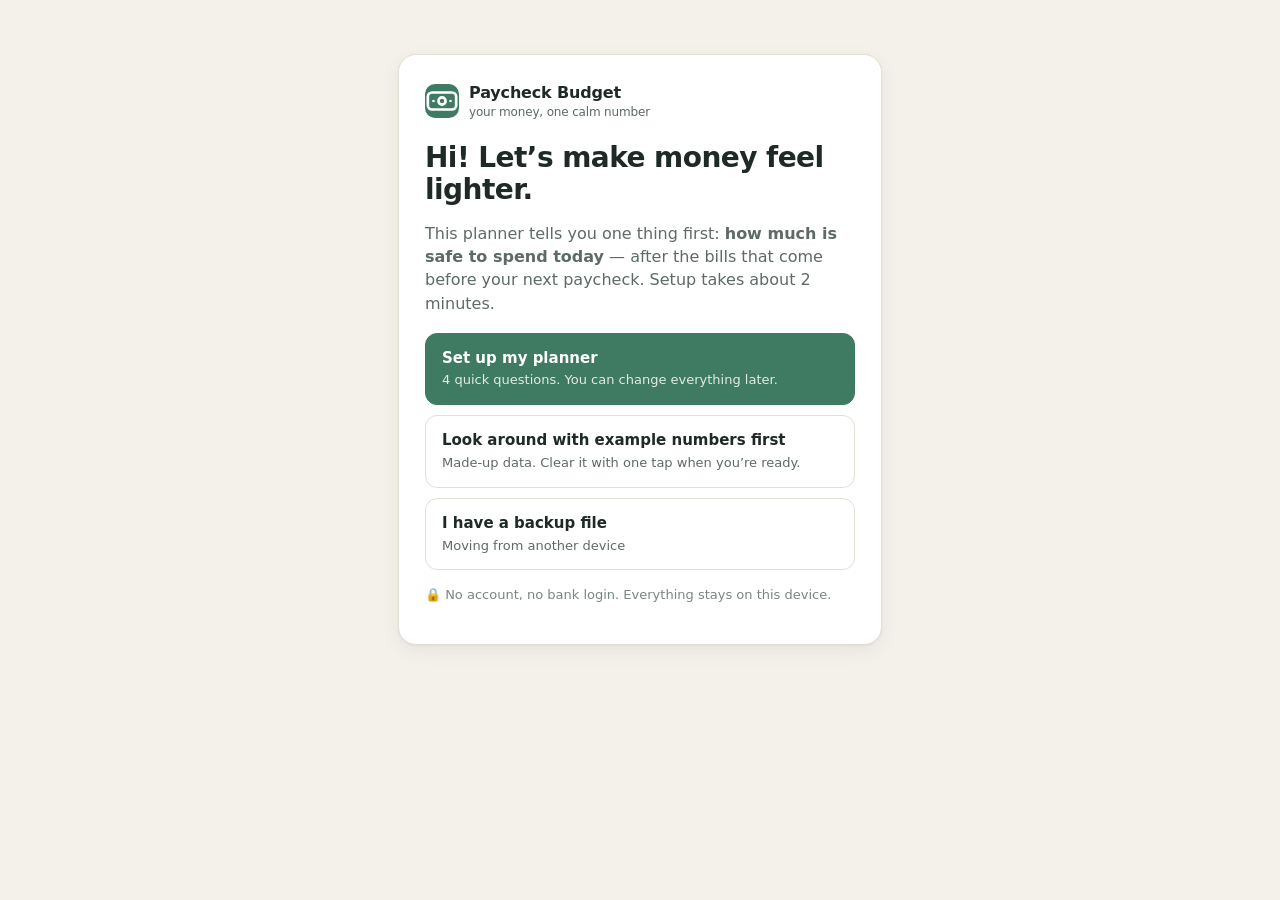
<file: paycheck-budget/index.html>
<!doctype html>
<html lang="en">
<head>
<meta charset="utf-8">
<meta name="viewport" content="width=device-width, initial-scale=1, viewport-fit=cut">
<meta name="theme-color" content="#F4F1EA">
<meta name="apple-mobile-web-app-capable" content="yes">
<meta name="mobile-web-app-capable" content="yes">
<meta name="apple-mobile-web-app-status-bar-style" content="default">
<meta name="apple-mobile-web-app-title" content="Paycheck Budget">
<title>Paycheck Budget</title>
<link rel="manifest" href="manifest.webmanifest">
<link rel="icon" href="icon.svg" type="image/svg+xml">
<link rel="apple-touch-icon" href="icon-180.png">
<link rel="stylesheet" href="styles.css">
<script>window.APP_MODE = "full"; window.APP_VERSION = "1.0.0"; window.SHOP_URL = "https://www.etsy.com/shop/WolyonStudio";</script>
</head>
<body>
<div id="app" aria-live="polite"></div>
<div id="modal-root"></div>
<div id="toast" role="status"></div>
<script src="app.js"></script>
</body>
</html>
</file>
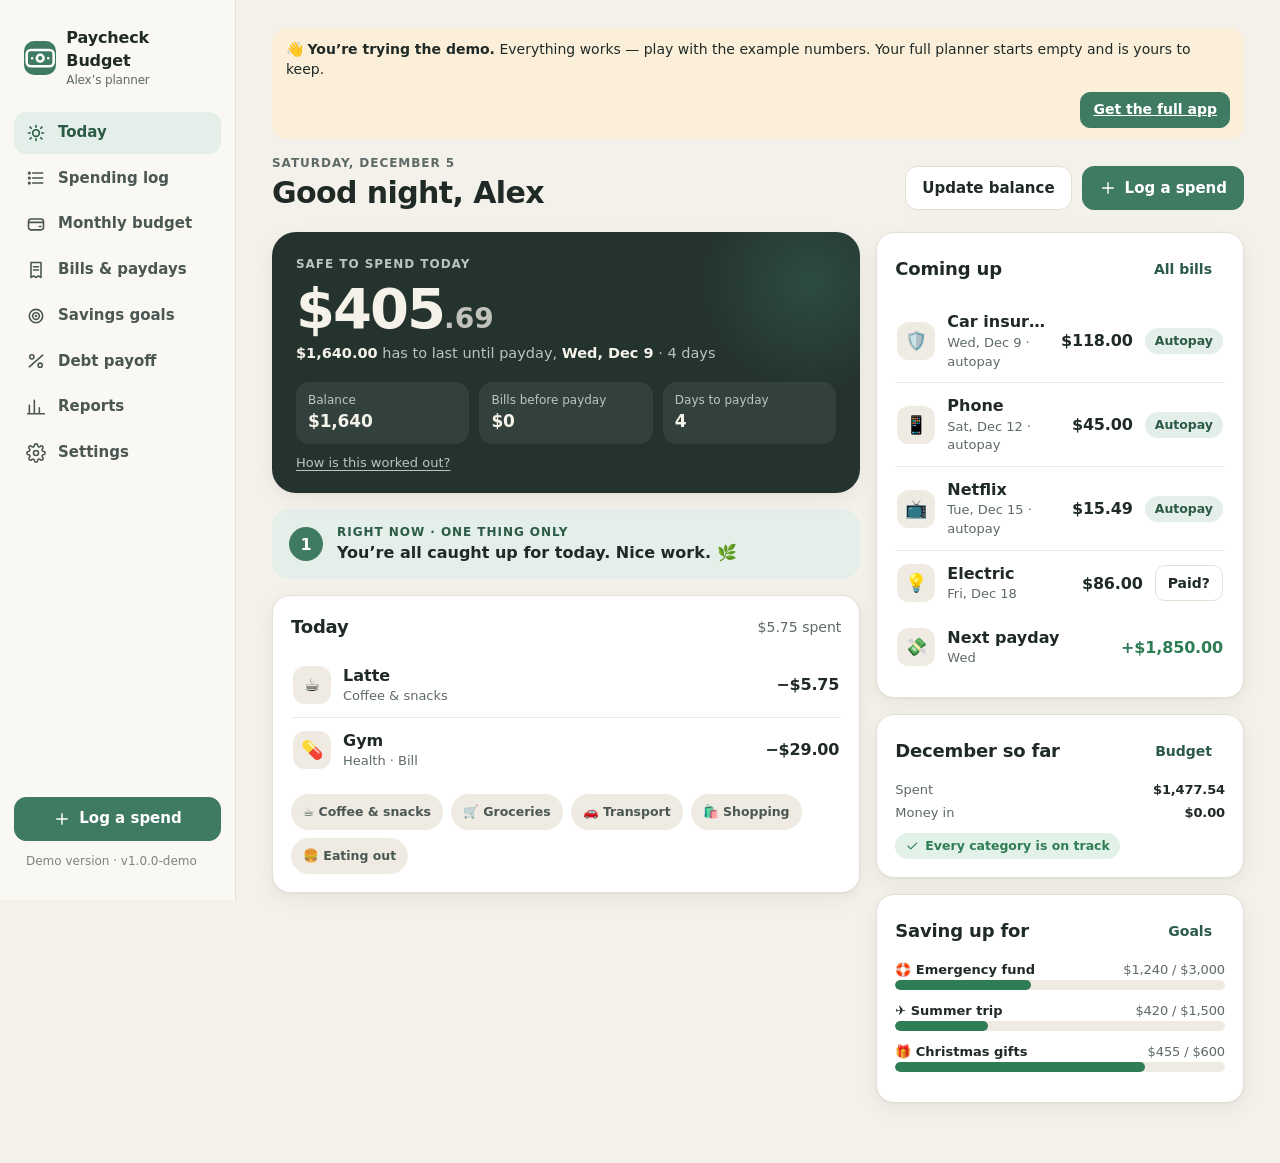
<file: demo/paycheck-budget/index.html>
<!doctype html>
<html lang="en">
<head>
<meta charset="utf-8">
<meta name="viewport" content="width=device-width, initial-scale=1, viewport-fit=cut">
<meta name="theme-color" content="#F4F1EA">
<meta name="apple-mobile-web-app-capable" content="yes">
<meta name="mobile-web-app-capable" content="yes">
<meta name="apple-mobile-web-app-status-bar-style" content="default">
<meta name="apple-mobile-web-app-title" content="Paycheck Budget">
<title>Paycheck Budget — free demo</title>
<link rel="manifest" href="manifest.webmanifest">
<link rel="icon" href="icon.svg" type="image/svg+xml">
<link rel="apple-touch-icon" href="icon-180.png">
<link rel="stylesheet" href="styles.css">
<script>window.APP_MODE = "demo"; window.APP_VERSION = "1.0.0-demo"; window.SHOP_URL = "https://www.etsy.com/shop/WolyonStudio";</script>
</head>
<body>
<div id="app" aria-live="polite"></div>
<div id="modal-root"></div>
<div id="toast" role="status"></div>
<script src="app.js"></script>
</body>
</html>
</file>
<file: paycheck-budget/styles.css>
/* Paycheck Budget — calm, legible, phone-first */
:root{
  --bg:#F4F1EA; --surface:#FFFFFF; --surface-2:#FAF8F3; --line:#E4DFD3; --line-2:#EFEBE2;
  --ink:#1F2A27; --ink-2:#4A5753; --muted:#5E6A67; --faint:#7B8582;
  --accent:#3F7A63; --accent-ink:#FFFFFF; --accent-soft:#E3EFE8; --accent-deep:#2C5A48;
  --good:#2F7D55; --good-soft:#E2F2E8; --warn:#A8620C; --warn-soft:#FBEFD9; --bad:#B23B3B; --bad-soft:#F8E3E1;
  --hero:#24332E; --hero-ink:#F5F2EA; --hero-sub:#B9C6C0;
  --c1:#3F7A63; --c2:#D4875E; --c3:#5B7DB1; --c4:#C9A43A; --c5:#9A6BB0; --c6:#4FA3A0; --c7:#C46A86; --c8:#7E8C5A;
  --radius:18px; --radius-sm:12px;
  --shadow:0 1px 2px rgba(31,42,39,.05), 0 6px 20px rgba(31,42,39,.06);
  --font: ui-rounded, "SF Pro Rounded", "Segoe UI Variable Display", "Segoe UI", system-ui, -apple-system, Roboto, "Helvetica Neue", Arial, sans-serif;
  --num: ui-rounded, "SF Pro Rounded", "Segoe UI", system-ui, -apple-system, Roboto, sans-serif;
  --safe-b: env(safe-area-inset-bottom, 0px);
}
[data-theme="blush"]{ --bg:#F7EFEC; --surface-2:#FCF7F5; --line:#EBDDD8; --line-2:#F3E9E5; --accent:#B4566A; --accent-soft:#F6E1E5; --accent-deep:#8C3B4E; --hero:#3A2329; --hero-sub:#D9BCC2; --c1:#B4566A; }
[data-theme="ocean"]{ --bg:#EEF2F5; --surface-2:#F7F9FB; --line:#D9E1E8; --line-2:#E7EDF2; --accent:#2F6690; --accent-soft:#DFEAF3; --accent-deep:#214D6E; --hero:#1C2B38; --hero-sub:#AFC2D2; --c1:#2F6690; }
[data-theme="night"]{
  --bg:#141917; --surface:#1D2421; --surface-2:#19201D; --line:#2E3834; --line-2:#26302C;
  --ink:#ECF1EE; --ink-2:#C5CFCB; --muted:#A3B0AB; --faint:#8C9994;
  --accent:#7CC3A4; --accent-ink:#0F1A15; --accent-soft:#22342D; --accent-deep:#A6DCC4;
  --good:#7CC9A0; --good-soft:#1F3329; --warn:#E9B160; --warn-soft:#3A2E1C; --bad:#EE8A84; --bad-soft:#3A2221;
  --hero:#24322C; --hero-ink:#ECF1EE; --hero-sub:#9FB0A9;
  --shadow:0 1px 2px rgba(0,0,0,.3), 0 8px 24px rgba(0,0,0,.25);
}
*{box-sizing:border-box}
html,body{margin:0;padding:0}
body{background:var(--bg);color:var(--ink);font-family:var(--font);font-size:16px;line-height:1.45;-webkit-font-smoothing:antialiased;-webkit-tap-highlight-color:transparent}
button,input,select,textarea{font:inherit;color:inherit}
button{cursor:pointer}
a{color:var(--accent-deep)}
.num{font-family:var(--num);font-variant-numeric:tabular-nums;letter-spacing:-.01em}
.sr{position:absolute;width:1px;height:1px;overflow:hidden;clip:rect(0 0 0 0)}
:focus-visible{outline:3px solid var(--accent);outline-offset:2px;border-radius:8px}

/* layout */
.shell{display:flex;min-height:100vh}
.side{width:236px;flex:0 0 236px;padding:22px 14px;border-right:1px solid var(--line);position:sticky;top:0;height:100vh;display:flex;flex-direction:column;gap:4px;background:var(--surface-2)}
.brand{display:flex;align-items:center;gap:10px;padding:4px 10px 18px;font-weight:700;letter-spacing:-.01em}
.brand-mark{width:34px;height:34px;border-radius:10px;background:var(--accent);color:var(--accent-ink);display:grid;place-items:center;font-size:18px}
.brand small{display:block;font-weight:500;color:var(--muted);font-size:12px}
.nav-item{display:flex;align-items:center;gap:12px;padding:10px 12px;border-radius:12px;border:0;background:none;text-align:left;color:var(--ink-2);font-weight:550;font-size:15px;width:100%}
.nav-item:hover{background:var(--line-2)}
.nav-item[aria-current="page"]{background:var(--accent-soft);color:var(--accent-deep)}
.nav-item svg{width:20px;height:20px;flex:0 0 20px}
.side .spacer{flex:1}
.side-foot{font-size:12px;color:var(--faint);padding:8px 12px}
main{flex:1;min-width:0;padding:28px 36px 60px;max-width:1120px}
.topbar{display:flex;align-items:flex-end;justify-content:space-between;gap:16px;margin-bottom:22px;flex-wrap:wrap}
.eyebrow{font-size:12px;font-weight:650;letter-spacing:.08em;text-transform:uppercase;color:var(--muted)}
h1{font-size:30px;line-height:1.15;margin:4px 0 0;letter-spacing:-.02em;font-weight:720}
h2{font-size:18px;margin:0;letter-spacing:-.01em;font-weight:680}
h3{font-size:15px;margin:0;font-weight:650}
.sub{color:var(--muted);font-size:14px;margin-top:4px}
.grid{display:grid;gap:16px}
.g2{grid-template-columns:1fr 1fr}
.g3{grid-template-columns:repeat(3,1fr)}
.g-main{grid-template-columns:minmax(0,1.6fr) minmax(0,1fr)}
.card{background:var(--surface);border:1px solid var(--line);border-radius:var(--radius);padding:18px 18px;box-shadow:var(--shadow)}
.card-h{display:flex;align-items:center;justify-content:space-between;gap:10px;margin-bottom:12px;flex-wrap:wrap}
.card-h .sub{margin:0}
.stack{display:flex;flex-direction:column;gap:16px}
.row{display:flex;align-items:center;gap:10px}
.between{justify-content:space-between}
.wrap{flex-wrap:wrap}
.muted{color:var(--muted)}
.faint{color:var(--faint)}
.small{font-size:13px}
.right{text-align:right}

/* buttons */
.btn{display:inline-flex;align-items:center;justify-content:center;gap:8px;border-radius:12px;border:1px solid var(--line);background:var(--surface);padding:10px 16px;font-weight:620;font-size:15px;min-height:44px;white-space:nowrap}
.btn:hover{background:var(--surface-2)}
.btn.primary{background:var(--accent);border-color:var(--accent);color:var(--accent-ink)}
.btn.primary:hover{background:var(--accent-deep);border-color:var(--accent-deep)}
[data-theme="night"] .btn.primary:hover{color:var(--bg)}
.btn.ghost{background:transparent;border-color:transparent;color:var(--accent-deep)}
.btn.ghost:hover{background:var(--accent-soft)}
.btn.danger{color:var(--bad);border-color:var(--bad-soft)}
.btn.sm{min-height:36px;padding:6px 12px;font-size:14px;border-radius:10px}
.btn svg{width:18px;height:18px}
.icon-btn{width:40px;height:40px;border-radius:12px;border:1px solid var(--line);background:var(--surface);display:inline-grid;place-items:center;padding:0}
.icon-btn svg{width:18px;height:18px}
.chip{display:inline-flex;align-items:center;gap:6px;padding:4px 10px;border-radius:999px;font-size:12.5px;font-weight:620;background:var(--line-2);color:var(--ink-2);white-space:nowrap}
.chip.good{background:var(--good-soft);color:var(--good)}
.chip.warn{background:var(--warn-soft);color:var(--warn)}
.chip.bad{background:var(--bad-soft);color:var(--bad)}
.chip.accent{background:var(--accent-soft);color:var(--accent-deep)}
.seg{display:inline-flex;background:var(--line-2);border-radius:12px;padding:3px;gap:2px}
.seg button{border:0;background:none;padding:7px 12px;border-radius:9px;font-size:14px;font-weight:600;color:var(--muted);min-height:34px}
.seg button[aria-pressed="true"]{background:var(--surface);color:var(--ink);box-shadow:0 1px 2px rgba(0,0,0,.08)}

/* hero */
.hero{background:var(--hero);color:var(--hero-ink);border-radius:24px;padding:24px 24px 20px;position:relative;overflow:hidden;box-shadow:var(--shadow)}
.hero::after{content:"";position:absolute;right:-60px;top:-60px;width:220px;height:220px;border-radius:50%;background:radial-gradient(circle,var(--accent) 0%,transparent 70%);opacity:.35}
.hero .eyebrow{color:var(--hero-sub)}
.hero-num{font-size:clamp(34px,11vw,56px);overflow-wrap:anywhere;font-weight:760;line-height:1.05;margin:6px 0 4px;letter-spacing:-.035em}
.hero-num .cents{font-size:28px;opacity:.75;letter-spacing:0}
.hero-sub{color:var(--hero-sub);font-size:14.5px}
.hero-sub b{color:var(--hero-ink);font-weight:650}
.hero-stats{display:grid;grid-template-columns:repeat(3,1fr);gap:10px;margin-top:18px;position:relative;z-index:1}
.hero-stat{background:rgba(255,255,255,.07);border-radius:14px;padding:10px 12px}
.hero-stat span{display:block;font-size:12px;color:var(--hero-sub)}
.hero-stat b{font-size:17px}
.hero.neg .hero-num{color:#FFB4AC}
.why{background:none;border:0;color:var(--hero-sub);text-decoration:underline;text-underline-offset:3px;padding:0;font-size:13px;margin-top:10px;position:relative;z-index:1}
.why-box{margin-top:10px;font-size:13.5px;color:var(--hero-sub);display:grid;grid-template-columns:1fr auto;gap:4px 16px;position:relative;z-index:1}
.why-box b{color:var(--hero-ink);text-align:right}

/* one thing */
.one{display:flex;align-items:center;gap:14px;background:var(--accent-soft);border-radius:var(--radius);padding:14px 16px;border:1px solid transparent}
.one-n{width:34px;height:34px;border-radius:50%;background:var(--accent);color:var(--accent-ink);display:grid;place-items:center;font-weight:700;flex:0 0 34px}
.one .eyebrow{color:var(--accent-deep)}
.one-t{font-weight:650;font-size:16px}
.one .btn{margin-left:auto}

/* lists */
.list{display:flex;flex-direction:column}
.li{display:flex;align-items:center;gap:12px;padding:11px 2px;border-bottom:1px solid var(--line-2);min-height:56px}
.li:last-child{border-bottom:0}
.li-ic{width:38px;height:38px;border-radius:12px;background:var(--line-2);display:grid;place-items:center;font-size:18px;flex:0 0 38px}
.li-main{flex:1;min-width:0}
.li-t{font-weight:600;white-space:nowrap;overflow:hidden;text-overflow:ellipsis}
.li-s{font-size:13px;color:var(--muted)}
.li-v{font-weight:650;text-align:right;white-space:nowrap}
.li-v.in{color:var(--good)}
.li button.li-hit{all:unset;display:flex;align-items:center;gap:12px;flex:1;min-width:0;cursor:pointer}
.empty{padding:22px 10px;text-align:center;color:var(--muted);font-size:14.5px}
.empty b{display:block;color:var(--ink);font-size:16px;margin-bottom:4px}
.day-h{font-size:12px;font-weight:650;color:var(--muted);text-transform:uppercase;letter-spacing:.06em;padding:14px 2px 4px;display:flex;justify-content:space-between}

/* progress */
.bar{height:10px;border-radius:999px;background:var(--line-2);overflow:hidden;position:relative}
.bar > i{display:block;height:100%;border-radius:999px;background:var(--accent);transition:width .4s}
.bar.warn > i{background:var(--warn)}
.bar.bad > i{background:var(--bad)}
.bar.good > i{background:var(--good)}
.bar .tick{position:absolute;top:-3px;bottom:-3px;width:2px;background:var(--ink);opacity:.35;border-radius:2px}

/* budget rows */
.cat{display:grid;grid-template-columns:38px minmax(0,1fr) auto;gap:4px 12px;align-items:center;padding:12px 2px;border-bottom:1px solid var(--line-2)}
.cat:last-child{border-bottom:0}
.cat .bar{grid-column:2 / 4}
.cat-left{font-weight:650;text-align:right}
.cat-left small{display:block;font-weight:500;color:var(--muted);font-size:12.5px}
.group-h{display:flex;justify-content:space-between;align-items:center;margin:4px 0 2px;padding-top:6px}
.group-h h3{font-size:13px;color:var(--muted);text-transform:uppercase;letter-spacing:.07em}

/* stat tiles */
.tile{background:var(--surface);border:1px solid var(--line);border-radius:var(--radius);padding:14px 16px}
.tile span{font-size:13px;color:var(--muted);display:block}
.tile b{font-size:22px;letter-spacing:-.02em}
.tile .small{margin-top:2px}

/* calendar */
.cal{display:grid;grid-template-columns:repeat(7,1fr);gap:4px}
.cal-h{font-size:11.5px;font-weight:650;color:var(--muted);text-align:center;padding:4px 0;text-transform:uppercase;letter-spacing:.05em}
.cal-d{min-height:78px;border-radius:10px;background:var(--surface-2);border:1px solid var(--line-2);padding:5px 6px;font-size:12px;display:flex;flex-direction:column;gap:3px;overflow:hidden}
.cal-d.out{opacity:.4}
.cal-d.today{border-color:var(--accent);box-shadow:inset 0 0 0 1px var(--accent)}
.cal-d .dn{font-weight:650;color:var(--ink-2)}
.ev{border-radius:6px;padding:1px 5px;font-size:11px;font-weight:600;white-space:nowrap;overflow:hidden;text-overflow:ellipsis}
.ev.bill{background:var(--warn-soft);color:var(--warn)}
.ev.bill.paid{background:var(--line-2);color:var(--faint);text-decoration:line-through}
.ev.pay{background:var(--good-soft);color:var(--good)}

/* forms & modal */
.field{display:flex;flex-direction:column;gap:6px;margin-bottom:14px}
.field label,.lbl{font-size:13.5px;font-weight:620;color:var(--ink-2)}
.field .hint{font-size:12.5px;color:var(--muted)}
.input,select.input,textarea.input{width:100%;border:1px solid var(--line);background:var(--surface);border-radius:12px;padding:11px 12px;font-size:16px;min-height:46px}
.input:focus{outline:none;border-color:var(--accent);box-shadow:0 0 0 3px var(--accent-soft)}
.money-in{position:relative}
.money-in .input{font-size:30px;font-weight:700;padding:12px 14px;min-height:64px;letter-spacing:-.02em}
.f2{display:grid;grid-template-columns:1fr 1fr;gap:12px}
.quick{display:flex;flex-wrap:wrap;gap:8px;margin-bottom:14px}
.quick button{border:1px solid var(--line);background:var(--surface-2);border-radius:999px;padding:7px 12px;font-size:14px;font-weight:600;min-height:38px}
.quick button[aria-pressed="true"]{background:var(--accent);color:var(--accent-ink);border-color:var(--accent)}
.cats-pick{display:grid;grid-template-columns:repeat(auto-fill,minmax(78px,1fr));gap:8px;margin-bottom:14px}
.cats-pick button{border:1px solid var(--line);background:var(--surface-2);border-radius:12px;padding:8px 4px;font-size:12.5px;font-weight:600;display:flex;flex-direction:column;align-items:center;gap:2px;min-height:62px}
.cats-pick button span{font-size:20px}
.cats-pick button[aria-pressed="true"]{border-color:var(--accent);background:var(--accent-soft);color:var(--accent-deep);box-shadow:inset 0 0 0 1px var(--accent)}
.modal-bg{position:fixed;inset:0;background:rgba(15,20,18,.45);display:flex;align-items:center;justify-content:center;z-index:50;padding:20px;animation:fade .15s}
.modal{background:var(--surface);border-radius:22px;width:100%;max-width:500px;max-height:92vh;overflow:auto;box-shadow:0 20px 60px rgba(0,0,0,.25);animation:pop .18s}
.modal-h{display:flex;align-items:center;justify-content:space-between;padding:18px 20px 6px;position:sticky;top:0;background:var(--surface);z-index:1}
.modal-b{padding:8px 20px 6px}
.modal-f{display:flex;gap:10px;justify-content:flex-end;padding:10px 20px 20px;position:sticky;bottom:0;background:var(--surface)}
.modal-f .btn.danger{margin-right:auto}
@keyframes fade{from{opacity:0}}
@keyframes pop{from{transform:translateY(12px);opacity:0}}
#toast{position:fixed;left:50%;bottom:calc(96px + var(--safe-b));transform:translateX(-50%) translateY(20px);background:var(--hero);color:var(--hero-ink);padding:11px 18px;border-radius:14px;font-weight:600;font-size:14.5px;opacity:0;pointer-events:none;transition:.25s;z-index:60;max-width:90vw;display:flex;gap:12px;align-items:center}
#toast.on{opacity:1;transform:translateX(-50%) translateY(0);pointer-events:auto}
#toast button{background:none;border:0;color:var(--accent-soft);font-weight:700;text-decoration:underline}
[data-theme="night"] #toast button{color:var(--accent)}

/* banners */
.banner{display:flex;gap:12px;align-items:center;border-radius:14px;padding:11px 14px;font-size:14px;margin-bottom:16px;flex-wrap:wrap}
.banner.demo{background:var(--warn-soft);color:var(--ink)}
.banner.info{background:var(--accent-soft);color:var(--ink)}
.banner .btn{margin-left:auto}

/* charts */
.donut-wrap{display:flex;gap:18px;align-items:center;flex-wrap:wrap}
.legend{display:flex;flex-direction:column;gap:7px;flex:1;min-width:180px}
.legend div{display:flex;align-items:center;gap:8px;font-size:14px}
.legend i{width:10px;height:10px;border-radius:3px;flex:0 0 10px}
.legend b{margin-left:auto}
.bars{display:flex;align-items:flex-end;gap:10px;height:170px;padding-top:10px}
.bars .col{flex:1;display:flex;flex-direction:column;align-items:center;gap:6px;height:100%;justify-content:flex-end}
.bars .pair{display:flex;gap:3px;align-items:flex-end;height:100%;width:100%;justify-content:center}
.bars .pair i{width:42%;max-width:22px;border-radius:6px 6px 2px 2px;background:var(--good);min-height:2px}
.bars .pair i.o{background:var(--c2)}
.bars span{font-size:12px;color:var(--muted)}

/* onboarding */
.ob{max-width:520px;margin:6vh auto;padding:0 18px}
.ob .card{padding:26px}
.ob h1{font-size:28px}
.steps{display:flex;gap:6px;margin:0 0 18px}
.steps i{height:5px;flex:1;border-radius:9px;background:var(--line)}
.steps i.on{background:var(--accent)}
.choice{display:flex;flex-direction:column;gap:10px;margin-top:18px}
.choice .btn{flex-direction:column;align-items:flex-start;justify-content:center;gap:2px;padding:14px 16px;min-height:64px;text-align:left;white-space:normal}
.choice .btn small{display:block;font-weight:500;color:var(--muted);font-size:13px;white-space:normal}
.choice .btn.primary small{color:inherit;opacity:.85}

/* mobile */
.tabbar,.fab{display:none}
@media (max-width: 900px){
  .side{display:none}
  main{padding:18px 16px calc(110px + var(--safe-b))}
  h1{font-size:25px}
  .g2,.g3,.g-main{grid-template-columns:minmax(0,1fr)}
  .seg{flex-wrap:wrap}
  .seg button{white-space:normal;text-align:left}
  .tabbar{display:flex;position:fixed;left:0;right:0;bottom:0;background:var(--surface);border-top:1px solid var(--line);padding:6px 6px calc(6px + var(--safe-b));z-index:30;justify-content:space-around}
  .tabbar button{border:0;background:none;display:flex;flex-direction:column;align-items:center;gap:2px;font-size:11px;font-weight:620;color:var(--muted);padding:6px 4px;min-width:60px;border-radius:12px}
  .tabbar button svg{width:22px;height:22px}
  .tabbar button[aria-current="page"]{color:var(--accent-deep)}
  .tabbar .tab-add{width:56px;height:56px;margin-top:-22px;border-radius:18px;background:var(--accent);color:var(--accent-ink);box-shadow:0 6px 16px rgba(0,0,0,.18);justify-content:center}
  .tabbar .tab-add svg{width:26px;height:26px}
  .modal-bg{align-items:flex-end;padding:0}
  .modal{border-radius:22px 22px 0 0;max-height:94vh;padding-bottom:var(--safe-b)}
  .cal-d{min-height:52px;padding:3px}
  .ev{font-size:0;height:6px;padding:0}
  .hide-m{display:none !important}
  .li-t{white-space:normal;overflow-wrap:anywhere;line-height:1.25}
  .li{gap:10px}
  .li-ic{width:34px;height:34px;flex-basis:34px;font-size:16px}
  .li .btn.sm{padding:6px 10px}
  .topbar .btn.hide-m{display:none}
}
@media (min-width: 901px){ .show-m{display:none !important} }
@media (max-width: 420px){
  .hero{padding:20px 18px 16px}
  .hero-stats{gap:6px}
  .hero-stat{padding:8px 9px}
  .hero-stat b{font-size:15px}
  .f2{grid-template-columns:1fr}
}
@media print{ .side,.tabbar,.topbar .btn{display:none} main{padding:0} }
@media (prefers-reduced-motion: reduce){ *{animation:none !important;transition:none !important} }
@media (min-width: 901px) and (max-width: 1180px){ .g-main{grid-template-columns:minmax(0,1fr)} }
</file>
<file: demo/paycheck-budget/styles.css>
/* Paycheck Budget — calm, legible, phone-first */
:root{
  --bg:#F4F1EA; --surface:#FFFFFF; --surface-2:#FAF8F3; --line:#E4DFD3; --line-2:#EFEBE2;
  --ink:#1F2A27; --ink-2:#4A5753; --muted:#5E6A67; --faint:#7B8582;
  --accent:#3F7A63; --accent-ink:#FFFFFF; --accent-soft:#E3EFE8; --accent-deep:#2C5A48;
  --good:#2F7D55; --good-soft:#E2F2E8; --warn:#A8620C; --warn-soft:#FBEFD9; --bad:#B23B3B; --bad-soft:#F8E3E1;
  --hero:#24332E; --hero-ink:#F5F2EA; --hero-sub:#B9C6C0;
  --c1:#3F7A63; --c2:#D4875E; --c3:#5B7DB1; --c4:#C9A43A; --c5:#9A6BB0; --c6:#4FA3A0; --c7:#C46A86; --c8:#7E8C5A;
  --radius:18px; --radius-sm:12px;
  --shadow:0 1px 2px rgba(31,42,39,.05), 0 6px 20px rgba(31,42,39,.06);
  --font: ui-rounded, "SF Pro Rounded", "Segoe UI Variable Display", "Segoe UI", system-ui, -apple-system, Roboto, "Helvetica Neue", Arial, sans-serif;
  --num: ui-rounded, "SF Pro Rounded", "Segoe UI", system-ui, -apple-system, Roboto, sans-serif;
  --safe-b: env(safe-area-inset-bottom, 0px);
}
[data-theme="blush"]{ --bg:#F7EFEC; --surface-2:#FCF7F5; --line:#EBDDD8; --line-2:#F3E9E5; --accent:#B4566A; --accent-soft:#F6E1E5; --accent-deep:#8C3B4E; --hero:#3A2329; --hero-sub:#D9BCC2; --c1:#B4566A; }
[data-theme="ocean"]{ --bg:#EEF2F5; --surface-2:#F7F9FB; --line:#D9E1E8; --line-2:#E7EDF2; --accent:#2F6690; --accent-soft:#DFEAF3; --accent-deep:#214D6E; --hero:#1C2B38; --hero-sub:#AFC2D2; --c1:#2F6690; }
[data-theme="night"]{
  --bg:#141917; --surface:#1D2421; --surface-2:#19201D; --line:#2E3834; --line-2:#26302C;
  --ink:#ECF1EE; --ink-2:#C5CFCB; --muted:#A3B0AB; --faint:#8C9994;
  --accent:#7CC3A4; --accent-ink:#0F1A15; --accent-soft:#22342D; --accent-deep:#A6DCC4;
  --good:#7CC9A0; --good-soft:#1F3329; --warn:#E9B160; --warn-soft:#3A2E1C; --bad:#EE8A84; --bad-soft:#3A2221;
  --hero:#24322C; --hero-ink:#ECF1EE; --hero-sub:#9FB0A9;
  --shadow:0 1px 2px rgba(0,0,0,.3), 0 8px 24px rgba(0,0,0,.25);
}
*{box-sizing:border-box}
html,body{margin:0;padding:0}
body{background:var(--bg);color:var(--ink);font-family:var(--font);font-size:16px;line-height:1.45;-webkit-font-smoothing:antialiased;-webkit-tap-highlight-color:transparent}
button,input,select,textarea{font:inherit;color:inherit}
button{cursor:pointer}
a{color:var(--accent-deep)}
.num{font-family:var(--num);font-variant-numeric:tabular-nums;letter-spacing:-.01em}
.sr{position:absolute;width:1px;height:1px;overflow:hidden;clip:rect(0 0 0 0)}
:focus-visible{outline:3px solid var(--accent);outline-offset:2px;border-radius:8px}

/* layout */
.shell{display:flex;min-height:100vh}
.side{width:236px;flex:0 0 236px;padding:22px 14px;border-right:1px solid var(--line);position:sticky;top:0;height:100vh;display:flex;flex-direction:column;gap:4px;background:var(--surface-2)}
.brand{display:flex;align-items:center;gap:10px;padding:4px 10px 18px;font-weight:700;letter-spacing:-.01em}
.brand-mark{width:34px;height:34px;border-radius:10px;background:var(--accent);color:var(--accent-ink);display:grid;place-items:center;font-size:18px}
.brand small{display:block;font-weight:500;color:var(--muted);font-size:12px}
.nav-item{display:flex;align-items:center;gap:12px;padding:10px 12px;border-radius:12px;border:0;background:none;text-align:left;color:var(--ink-2);font-weight:550;font-size:15px;width:100%}
.nav-item:hover{background:var(--line-2)}
.nav-item[aria-current="page"]{background:var(--accent-soft);color:var(--accent-deep)}
.nav-item svg{width:20px;height:20px;flex:0 0 20px}
.side .spacer{flex:1}
.side-foot{font-size:12px;color:var(--faint);padding:8px 12px}
main{flex:1;min-width:0;padding:28px 36px 60px;max-width:1120px}
.topbar{display:flex;align-items:flex-end;justify-content:space-between;gap:16px;margin-bottom:22px;flex-wrap:wrap}
.eyebrow{font-size:12px;font-weight:650;letter-spacing:.08em;text-transform:uppercase;color:var(--muted)}
h1{font-size:30px;line-height:1.15;margin:4px 0 0;letter-spacing:-.02em;font-weight:720}
h2{font-size:18px;margin:0;letter-spacing:-.01em;font-weight:680}
h3{font-size:15px;margin:0;font-weight:650}
.sub{color:var(--muted);font-size:14px;margin-top:4px}
.grid{display:grid;gap:16px}
.g2{grid-template-columns:1fr 1fr}
.g3{grid-template-columns:repeat(3,1fr)}
.g-main{grid-template-columns:minmax(0,1.6fr) minmax(0,1fr)}
.card{background:var(--surface);border:1px solid var(--line);border-radius:var(--radius);padding:18px 18px;box-shadow:var(--shadow)}
.card-h{display:flex;align-items:center;justify-content:space-between;gap:10px;margin-bottom:12px;flex-wrap:wrap}
.card-h .sub{margin:0}
.stack{display:flex;flex-direction:column;gap:16px}
.row{display:flex;align-items:center;gap:10px}
.between{justify-content:space-between}
.wrap{flex-wrap:wrap}
.muted{color:var(--muted)}
.faint{color:var(--faint)}
.small{font-size:13px}
.right{text-align:right}

/* buttons */
.btn{display:inline-flex;align-items:center;justify-content:center;gap:8px;border-radius:12px;border:1px solid var(--line);background:var(--surface);padding:10px 16px;font-weight:620;font-size:15px;min-height:44px;white-space:nowrap}
.btn:hover{background:var(--surface-2)}
.btn.primary{background:var(--accent);border-color:var(--accent);color:var(--accent-ink)}
.btn.primary:hover{background:var(--accent-deep);border-color:var(--accent-deep)}
[data-theme="night"] .btn.primary:hover{color:var(--bg)}
.btn.ghost{background:transparent;border-color:transparent;color:var(--accent-deep)}
.btn.ghost:hover{background:var(--accent-soft)}
.btn.danger{color:var(--bad);border-color:var(--bad-soft)}
.btn.sm{min-height:36px;padding:6px 12px;font-size:14px;border-radius:10px}
.btn svg{width:18px;height:18px}
.icon-btn{width:40px;height:40px;border-radius:12px;border:1px solid var(--line);background:var(--surface);display:inline-grid;place-items:center;padding:0}
.icon-btn svg{width:18px;height:18px}
.chip{display:inline-flex;align-items:center;gap:6px;padding:4px 10px;border-radius:999px;font-size:12.5px;font-weight:620;background:var(--line-2);color:var(--ink-2);white-space:nowrap}
.chip.good{background:var(--good-soft);color:var(--good)}
.chip.warn{background:var(--warn-soft);color:var(--warn)}
.chip.bad{background:var(--bad-soft);color:var(--bad)}
.chip.accent{background:var(--accent-soft);color:var(--accent-deep)}
.seg{display:inline-flex;background:var(--line-2);border-radius:12px;padding:3px;gap:2px}
.seg button{border:0;background:none;padding:7px 12px;border-radius:9px;font-size:14px;font-weight:600;color:var(--muted);min-height:34px}
.seg button[aria-pressed="true"]{background:var(--surface);color:var(--ink);box-shadow:0 1px 2px rgba(0,0,0,.08)}

/* hero */
.hero{background:var(--hero);color:var(--hero-ink);border-radius:24px;padding:24px 24px 20px;position:relative;overflow:hidden;box-shadow:var(--shadow)}
.hero::after{content:"";position:absolute;right:-60px;top:-60px;width:220px;height:220px;border-radius:50%;background:radial-gradient(circle,var(--accent) 0%,transparent 70%);opacity:.35}
.hero .eyebrow{color:var(--hero-sub)}
.hero-num{font-size:clamp(34px,11vw,56px);overflow-wrap:anywhere;font-weight:760;line-height:1.05;margin:6px 0 4px;letter-spacing:-.035em}
.hero-num .cents{font-size:28px;opacity:.75;letter-spacing:0}
.hero-sub{color:var(--hero-sub);font-size:14.5px}
.hero-sub b{color:var(--hero-ink);font-weight:650}
.hero-stats{display:grid;grid-template-columns:repeat(3,1fr);gap:10px;margin-top:18px;position:relative;z-index:1}
.hero-stat{background:rgba(255,255,255,.07);border-radius:14px;padding:10px 12px}
.hero-stat span{display:block;font-size:12px;color:var(--hero-sub)}
.hero-stat b{font-size:17px}
.hero.neg .hero-num{color:#FFB4AC}
.why{background:none;border:0;color:var(--hero-sub);text-decoration:underline;text-underline-offset:3px;padding:0;font-size:13px;margin-top:10px;position:relative;z-index:1}
.why-box{margin-top:10px;font-size:13.5px;color:var(--hero-sub);display:grid;grid-template-columns:1fr auto;gap:4px 16px;position:relative;z-index:1}
.why-box b{color:var(--hero-ink);text-align:right}

/* one thing */
.one{display:flex;align-items:center;gap:14px;background:var(--accent-soft);border-radius:var(--radius);padding:14px 16px;border:1px solid transparent}
.one-n{width:34px;height:34px;border-radius:50%;background:var(--accent);color:var(--accent-ink);display:grid;place-items:center;font-weight:700;flex:0 0 34px}
.one .eyebrow{color:var(--accent-deep)}
.one-t{font-weight:650;font-size:16px}
.one .btn{margin-left:auto}

/* lists */
.list{display:flex;flex-direction:column}
.li{display:flex;align-items:center;gap:12px;padding:11px 2px;border-bottom:1px solid var(--line-2);min-height:56px}
.li:last-child{border-bottom:0}
.li-ic{width:38px;height:38px;border-radius:12px;background:var(--line-2);display:grid;place-items:center;font-size:18px;flex:0 0 38px}
.li-main{flex:1;min-width:0}
.li-t{font-weight:600;white-space:nowrap;overflow:hidden;text-overflow:ellipsis}
.li-s{font-size:13px;color:var(--muted)}
.li-v{font-weight:650;text-align:right;white-space:nowrap}
.li-v.in{color:var(--good)}
.li button.li-hit{all:unset;display:flex;align-items:center;gap:12px;flex:1;min-width:0;cursor:pointer}
.empty{padding:22px 10px;text-align:center;color:var(--muted);font-size:14.5px}
.empty b{display:block;color:var(--ink);font-size:16px;margin-bottom:4px}
.day-h{font-size:12px;font-weight:650;color:var(--muted);text-transform:uppercase;letter-spacing:.06em;padding:14px 2px 4px;display:flex;justify-content:space-between}

/* progress */
.bar{height:10px;border-radius:999px;background:var(--line-2);overflow:hidden;position:relative}
.bar > i{display:block;height:100%;border-radius:999px;background:var(--accent);transition:width .4s}
.bar.warn > i{background:var(--warn)}
.bar.bad > i{background:var(--bad)}
.bar.good > i{background:var(--good)}
.bar .tick{position:absolute;top:-3px;bottom:-3px;width:2px;background:var(--ink);opacity:.35;border-radius:2px}

/* budget rows */
.cat{display:grid;grid-template-columns:38px minmax(0,1fr) auto;gap:4px 12px;align-items:center;padding:12px 2px;border-bottom:1px solid var(--line-2)}
.cat:last-child{border-bottom:0}
.cat .bar{grid-column:2 / 4}
.cat-left{font-weight:650;text-align:right}
.cat-left small{display:block;font-weight:500;color:var(--muted);font-size:12.5px}
.group-h{display:flex;justify-content:space-between;align-items:center;margin:4px 0 2px;padding-top:6px}
.group-h h3{font-size:13px;color:var(--muted);text-transform:uppercase;letter-spacing:.07em}

/* stat tiles */
.tile{background:var(--surface);border:1px solid var(--line);border-radius:var(--radius);padding:14px 16px}
.tile span{font-size:13px;color:var(--muted);display:block}
.tile b{font-size:22px;letter-spacing:-.02em}
.tile .small{margin-top:2px}

/* calendar */
.cal{display:grid;grid-template-columns:repeat(7,1fr);gap:4px}
.cal-h{font-size:11.5px;font-weight:650;color:var(--muted);text-align:center;padding:4px 0;text-transform:uppercase;letter-spacing:.05em}
.cal-d{min-height:78px;border-radius:10px;background:var(--surface-2);border:1px solid var(--line-2);padding:5px 6px;font-size:12px;display:flex;flex-direction:column;gap:3px;overflow:hidden}
.cal-d.out{opacity:.4}
.cal-d.today{border-color:var(--accent);box-shadow:inset 0 0 0 1px var(--accent)}
.cal-d .dn{font-weight:650;color:var(--ink-2)}
.ev{border-radius:6px;padding:1px 5px;font-size:11px;font-weight:600;white-space:nowrap;overflow:hidden;text-overflow:ellipsis}
.ev.bill{background:var(--warn-soft);color:var(--warn)}
.ev.bill.paid{background:var(--line-2);color:var(--faint);text-decoration:line-through}
.ev.pay{background:var(--good-soft);color:var(--good)}

/* forms & modal */
.field{display:flex;flex-direction:column;gap:6px;margin-bottom:14px}
.field label,.lbl{font-size:13.5px;font-weight:620;color:var(--ink-2)}
.field .hint{font-size:12.5px;color:var(--muted)}
.input,select.input,textarea.input{width:100%;border:1px solid var(--line);background:var(--surface);border-radius:12px;padding:11px 12px;font-size:16px;min-height:46px}
.input:focus{outline:none;border-color:var(--accent);box-shadow:0 0 0 3px var(--accent-soft)}
.money-in{position:relative}
.money-in .input{font-size:30px;font-weight:700;padding:12px 14px;min-height:64px;letter-spacing:-.02em}
.f2{display:grid;grid-template-columns:1fr 1fr;gap:12px}
.quick{display:flex;flex-wrap:wrap;gap:8px;margin-bottom:14px}
.quick button{border:1px solid var(--line);background:var(--surface-2);border-radius:999px;padding:7px 12px;font-size:14px;font-weight:600;min-height:38px}
.quick button[aria-pressed="true"]{background:var(--accent);color:var(--accent-ink);border-color:var(--accent)}
.cats-pick{display:grid;grid-template-columns:repeat(auto-fill,minmax(78px,1fr));gap:8px;margin-bottom:14px}
.cats-pick button{border:1px solid var(--line);background:var(--surface-2);border-radius:12px;padding:8px 4px;font-size:12.5px;font-weight:600;display:flex;flex-direction:column;align-items:center;gap:2px;min-height:62px}
.cats-pick button span{font-size:20px}
.cats-pick button[aria-pressed="true"]{border-color:var(--accent);background:var(--accent-soft);color:var(--accent-deep);box-shadow:inset 0 0 0 1px var(--accent)}
.modal-bg{position:fixed;inset:0;background:rgba(15,20,18,.45);display:flex;align-items:center;justify-content:center;z-index:50;padding:20px;animation:fade .15s}
.modal{background:var(--surface);border-radius:22px;width:100%;max-width:500px;max-height:92vh;overflow:auto;box-shadow:0 20px 60px rgba(0,0,0,.25);animation:pop .18s}
.modal-h{display:flex;align-items:center;justify-content:space-between;padding:18px 20px 6px;position:sticky;top:0;background:var(--surface);z-index:1}
.modal-b{padding:8px 20px 6px}
.modal-f{display:flex;gap:10px;justify-content:flex-end;padding:10px 20px 20px;position:sticky;bottom:0;background:var(--surface)}
.modal-f .btn.danger{margin-right:auto}
@keyframes fade{from{opacity:0}}
@keyframes pop{from{transform:translateY(12px);opacity:0}}
#toast{position:fixed;left:50%;bottom:calc(96px + var(--safe-b));transform:translateX(-50%) translateY(20px);background:var(--hero);color:var(--hero-ink);padding:11px 18px;border-radius:14px;font-weight:600;font-size:14.5px;opacity:0;pointer-events:none;transition:.25s;z-index:60;max-width:90vw;display:flex;gap:12px;align-items:center}
#toast.on{opacity:1;transform:translateX(-50%) translateY(0);pointer-events:auto}
#toast button{background:none;border:0;color:var(--accent-soft);font-weight:700;text-decoration:underline}
[data-theme="night"] #toast button{color:var(--accent)}

/* banners */
.banner{display:flex;gap:12px;align-items:center;border-radius:14px;padding:11px 14px;font-size:14px;margin-bottom:16px;flex-wrap:wrap}
.banner.demo{background:var(--warn-soft);color:var(--ink)}
.banner.info{background:var(--accent-soft);color:var(--ink)}
.banner .btn{margin-left:auto}

/* charts */
.donut-wrap{display:flex;gap:18px;align-items:center;flex-wrap:wrap}
.legend{display:flex;flex-direction:column;gap:7px;flex:1;min-width:180px}
.legend div{display:flex;align-items:center;gap:8px;font-size:14px}
.legend i{width:10px;height:10px;border-radius:3px;flex:0 0 10px}
.legend b{margin-left:auto}
.bars{display:flex;align-items:flex-end;gap:10px;height:170px;padding-top:10px}
.bars .col{flex:1;display:flex;flex-direction:column;align-items:center;gap:6px;height:100%;justify-content:flex-end}
.bars .pair{display:flex;gap:3px;align-items:flex-end;height:100%;width:100%;justify-content:center}
.bars .pair i{width:42%;max-width:22px;border-radius:6px 6px 2px 2px;background:var(--good);min-height:2px}
.bars .pair i.o{background:var(--c2)}
.bars span{font-size:12px;color:var(--muted)}

/* onboarding */
.ob{max-width:520px;margin:6vh auto;padding:0 18px}
.ob .card{padding:26px}
.ob h1{font-size:28px}
.steps{display:flex;gap:6px;margin:0 0 18px}
.steps i{height:5px;flex:1;border-radius:9px;background:var(--line)}
.steps i.on{background:var(--accent)}
.choice{display:flex;flex-direction:column;gap:10px;margin-top:18px}
.choice .btn{flex-direction:column;align-items:flex-start;justify-content:center;gap:2px;padding:14px 16px;min-height:64px;text-align:left;white-space:normal}
.choice .btn small{display:block;font-weight:500;color:var(--muted);font-size:13px;white-space:normal}
.choice .btn.primary small{color:inherit;opacity:.85}

/* mobile */
.tabbar,.fab{display:none}
@media (max-width: 900px){
  .side{display:none}
  main{padding:18px 16px calc(110px + var(--safe-b))}
  h1{font-size:25px}
  .g2,.g3,.g-main{grid-template-columns:minmax(0,1fr)}
  .seg{flex-wrap:wrap}
  .seg button{white-space:normal;text-align:left}
  .tabbar{display:flex;position:fixed;left:0;right:0;bottom:0;background:var(--surface);border-top:1px solid var(--line);padding:6px 6px calc(6px + var(--safe-b));z-index:30;justify-content:space-around}
  .tabbar button{border:0;background:none;display:flex;flex-direction:column;align-items:center;gap:2px;font-size:11px;font-weight:620;color:var(--muted);padding:6px 4px;min-width:60px;border-radius:12px}
  .tabbar button svg{width:22px;height:22px}
  .tabbar button[aria-current="page"]{color:var(--accent-deep)}
  .tabbar .tab-add{width:56px;height:56px;margin-top:-22px;border-radius:18px;background:var(--accent);color:var(--accent-ink);box-shadow:0 6px 16px rgba(0,0,0,.18);justify-content:center}
  .tabbar .tab-add svg{width:26px;height:26px}
  .modal-bg{align-items:flex-end;padding:0}
  .modal{border-radius:22px 22px 0 0;max-height:94vh;padding-bottom:var(--safe-b)}
  .cal-d{min-height:52px;padding:3px}
  .ev{font-size:0;height:6px;padding:0}
  .hide-m{display:none !important}
  .li-t{white-space:normal;overflow-wrap:anywhere;line-height:1.25}
  .li{gap:10px}
  .li-ic{width:34px;height:34px;flex-basis:34px;font-size:16px}
  .li .btn.sm{padding:6px 10px}
  .topbar .btn.hide-m{display:none}
}
@media (min-width: 901px){ .show-m{display:none !important} }
@media (max-width: 420px){
  .hero{padding:20px 18px 16px}
  .hero-stats{gap:6px}
  .hero-stat{padding:8px 9px}
  .hero-stat b{font-size:15px}
  .f2{grid-template-columns:1fr}
}
@media print{ .side,.tabbar,.topbar .btn{display:none} main{padding:0} }
@media (prefers-reduced-motion: reduce){ *{animation:none !important;transition:none !important} }
@media (min-width: 901px) and (max-width: 1180px){ .g-main{grid-template-columns:minmax(0,1fr)} }
</file>
